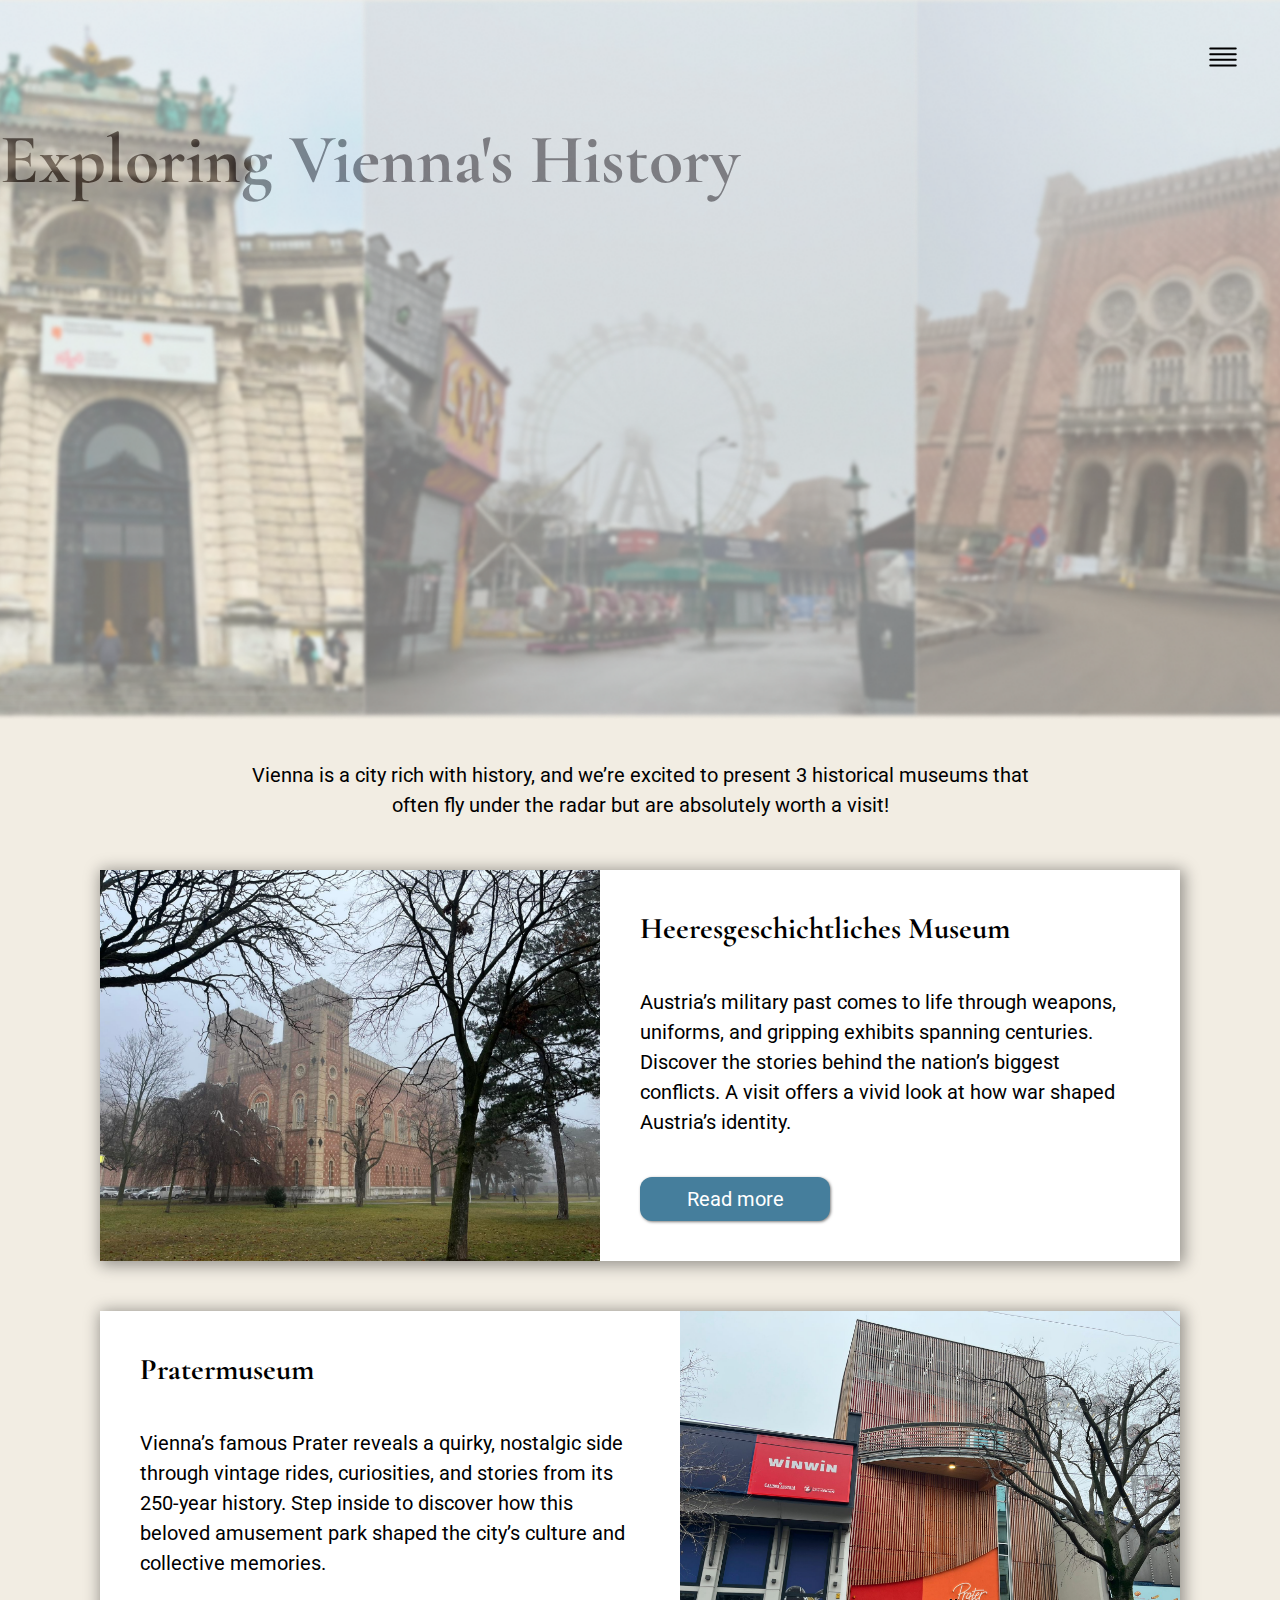
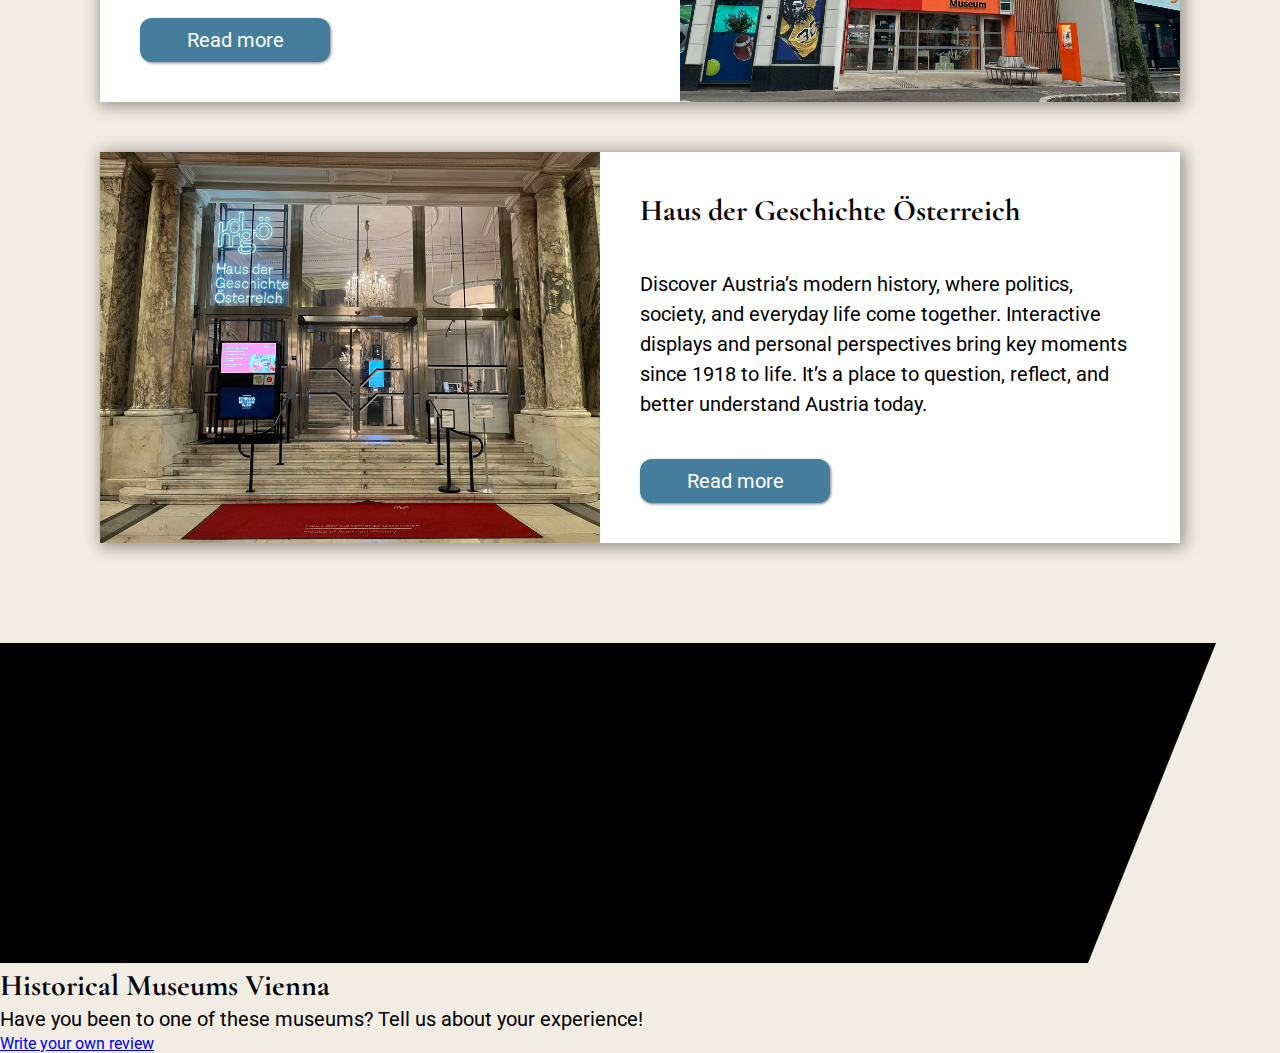
<file: index.html>
<!DOCTYPE html>
<html lang="en">
<head>
    <meta charset="UTF-8">
    <meta name="viewport" content="width=device-width, initial-scale=1.0">
    <title>Historical Museums Vienna</title>
    <link rel="preconnect" href="https://fonts.googleapis.com">
    <link rel="preconnect" href="https://fonts.gstatic.com" crossorigin>
    <link href="https://fonts.googleapis.com/css2?family=Cormorant+Garamond:ital,wght@0,300..700;1,300..700&family=Roboto:ital,wght@0,100..900;1,100..900&display=swap" rel="stylesheet">
    <link rel="icon" href="images/compass-transparent.png" type="image/x-icon">
    <link rel="stylesheet" href="stylesheet.css">
    <link rel="stylesheet" href="frontpage.css">
    <meta name="description" content="Discover unforgettable experiences in these hidden historical museums in Vienna.">
</head>

<body>

    <header class="hero">

        <img src="images/hero-frontpage.png" alt="background image" class="hero-img">

        <div class="header-menu">
                <svg id="menu-btn" class="menu-btn" xmlns="http://www.w3.org/2000/svg" width="34" height="34" viewBox="0 0 34 34" fill="none">
                    <path d="M29.75 14.1667H4.25" stroke="black" stroke-width="2" stroke-linecap="round" stroke-linejoin="round"/>
                    <path d="M29.75 8.5H4.25" stroke="black" stroke-width="2" stroke-linecap="round" stroke-linejoin="round"/>
                    <path d="M29.75 19.8333H4.25" stroke="black" stroke-width="2" stroke-linecap="round" stroke-linejoin="round"/>
                    <path d="M29.75 25.5H4.25" stroke="black" stroke-width="2" stroke-linecap="round" stroke-linejoin="round"/>
                </svg>
        </div>

        <div id="sidebar-menu" class="sidebar"> 
            <div id="close-btn" class="close-btn">
                <svg xmlns="http://www.w3.org/2000/svg" width="28" height="28" viewBox="0 0 28 28" fill="none">
                    <path d="M21 7L7 21" stroke="black" stroke-width="2" stroke-linecap="round" stroke-linejoin="round"/>
                    <path d="M7 7L21 21" stroke="black" stroke-width="2" stroke-linecap="round" stroke-linejoin="round"/>
                </svg>
            </div>
            <ul>
                <li><a href="index.html" class="sidebar-link active">Homepage</a></li>
                <li><a href="hgm.html" class="sidebar-link">Heeresgeschichtliches Museum</a></li>
                <li><a href="prater.html" class="sidebar-link">Pratermuseum</a></li>
                <li><a href="hdg.html" class="sidebar-link">Haus der Geschichte Österreich</a></li>
                <li><a href="reviews.html" class="sidebar-link">Reviews</a></li>
            </ul>
        </div>
        <script src="sidebar.js"></script>

        <div class="hero-headline">
            <h1>Exploring Vienna's History</h1>
        </div>

    </header>

    <main>

        <div class="intro">
            <p>Vienna is a city rich with history, and we’re excited to present 3 historical museums that often fly under the radar but are absolutely worth a visit!</p>
        </div>

        <div class="museum-container">
            <div class="card-img-container">
                <img src="images/hgm-baum.jpeg" alt="HGM teaser" class="card-img">
            </div>
            <div class="card-content-container">
                <h2>Heeresgeschichtliches Museum</h2>
                <p>
                    Austria’s military past comes to life through weapons, uniforms, and gripping exhibits spanning centuries. 
                    Discover the stories behind the nation’s biggest conflicts. 
                    A visit offers a vivid look at how war shaped Austria’s identity.
                </p>
                <a href="hgm.html" class="read-btn">Read more</a>
            </div>
        </div>

        <div class="museum-container-prater">
            <div class="card-content-container">
                <h2>Pratermuseum</h2>
                <p>
                    Vienna’s famous Prater reveals a quirky, nostalgic side through vintage rides, curiosities, and stories from its 250-year history. 
                    Step inside to discover how this beloved amusement park shaped the city’s culture and collective memories.
                </p>
                <a href="prater.html" class="read-btn">Read more</a>
            </div>
            <div class="card-img-container">
                <img src="images/prater-museum.jpeg" alt="Prater teaser" class="card-img">
            </div>
        </div>

        <div class="museum-container">
            <div class="card-img-container">
                <img src="images/hdg-eingang.jpeg" alt="HdG teaser" class="card-img">
            </div>
            <div class="card-content-container">
                <h2>Haus der Geschichte Österreich</h2>
                <p>
                    Discover Austria’s modern history, where politics, society, and everyday life come together. 
                    Interactive displays and personal perspectives bring key moments since 1918 to life. 
                    It’s a place to question, reflect, and better understand Austria today.
                </p>
                <a href="hdg.html" class="read-btn">Read more</a>
            </div>
        </div>
 
    </main>

    <footer class="footer">
        <div class="footer-left">
            <svg
                viewBox="0 0 400 100"
                preserveAspectRatio="none"
                aria-hidden="true"
            >
                <polygon points="0,0 380,0 340,100 0,100" />
            </svg> <!-- blue background polygon -->

            <h2>Historical Museums Vienna</h2>
        </div>

        <div class="footer-right">
            <p>Have you been to one of these museums? Tell us about your experience!</p>
            <a href="reviews.html" class="review-btn">Write your own review</a>
        </div>

</footer>

</body>
</html>
</file>
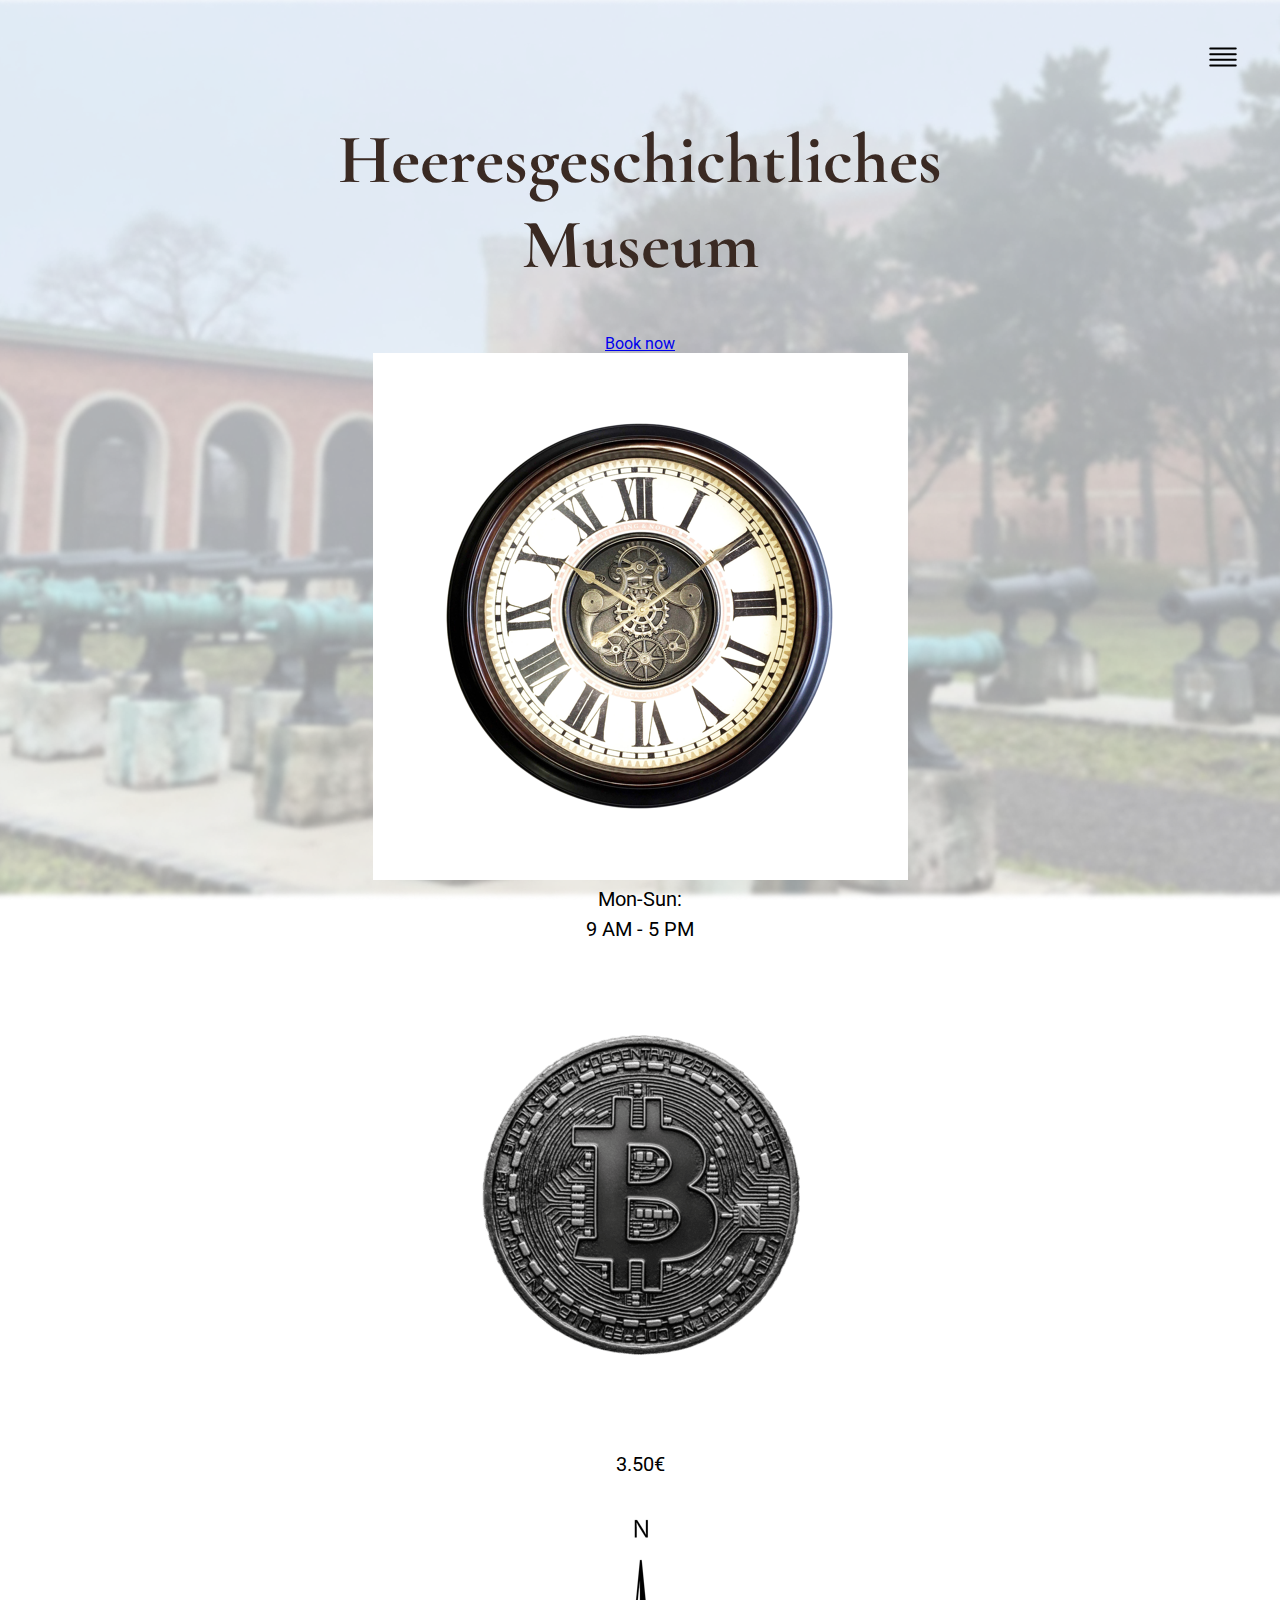
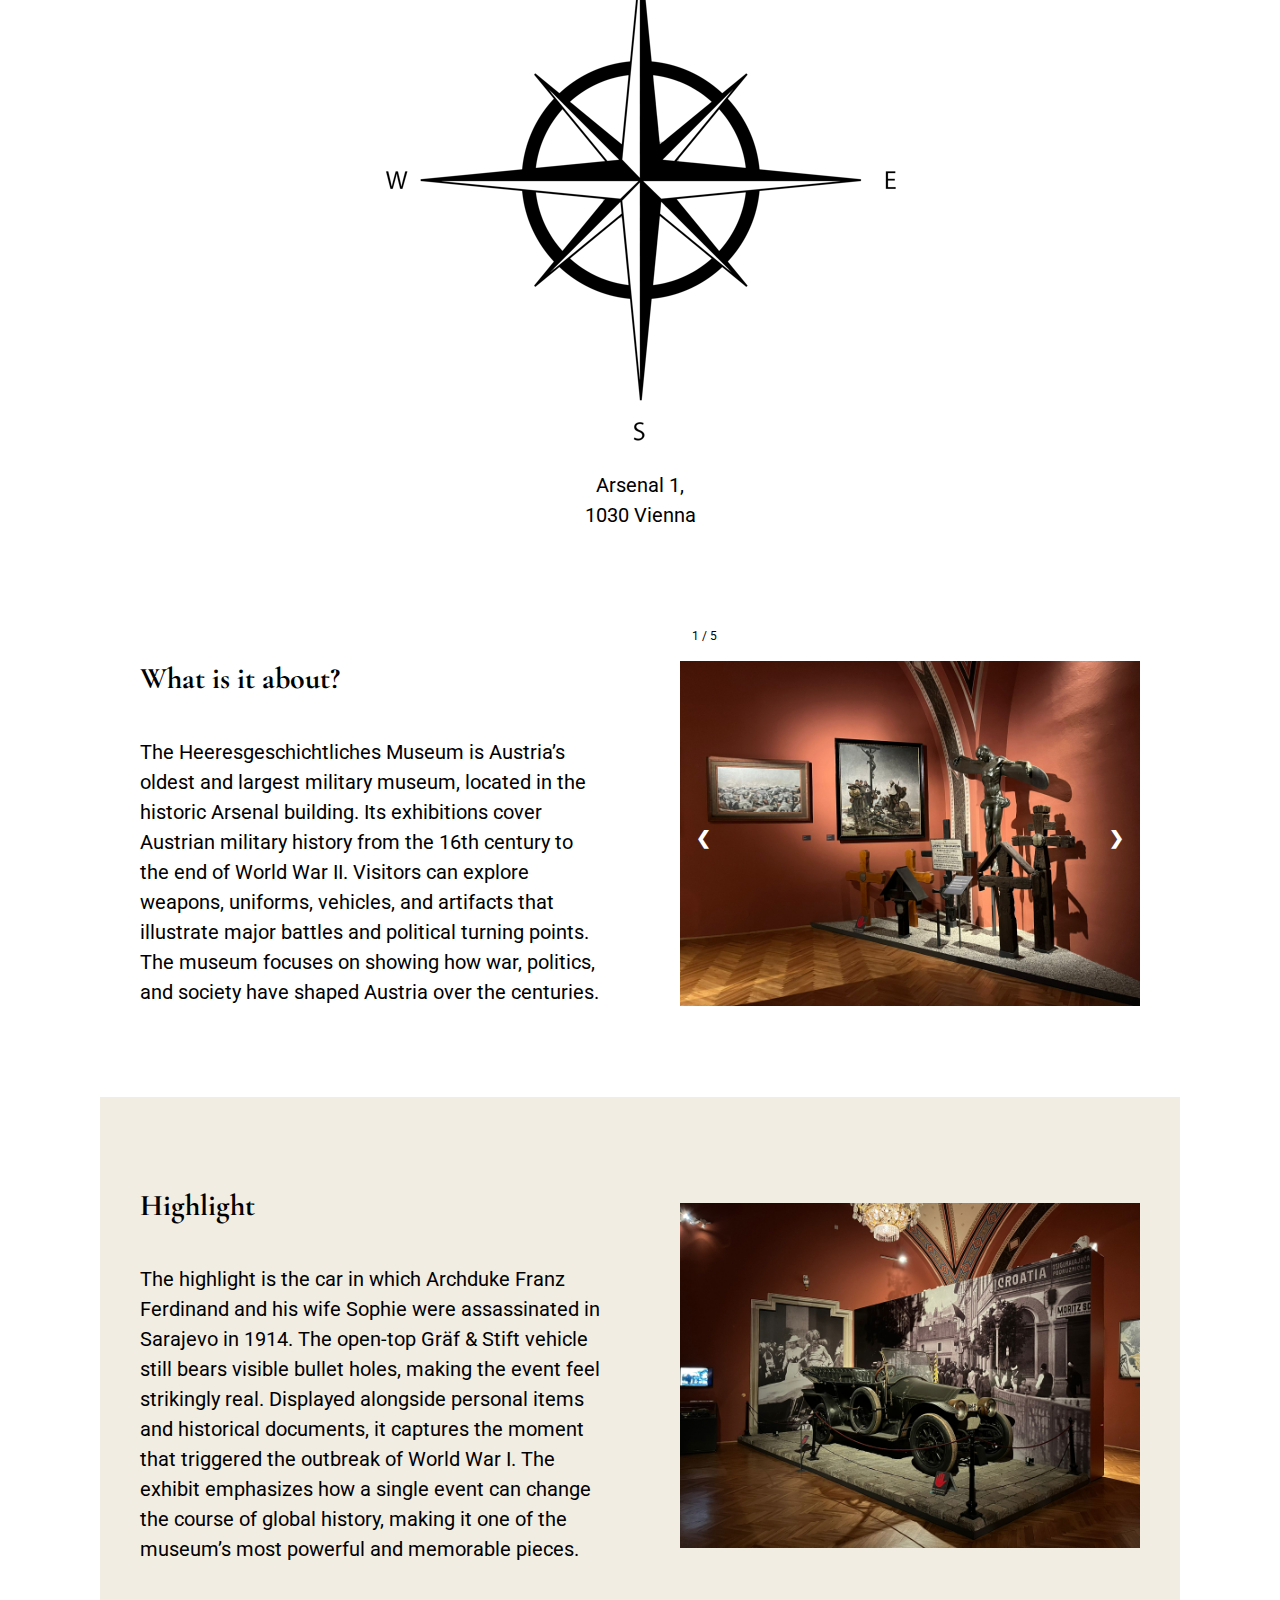
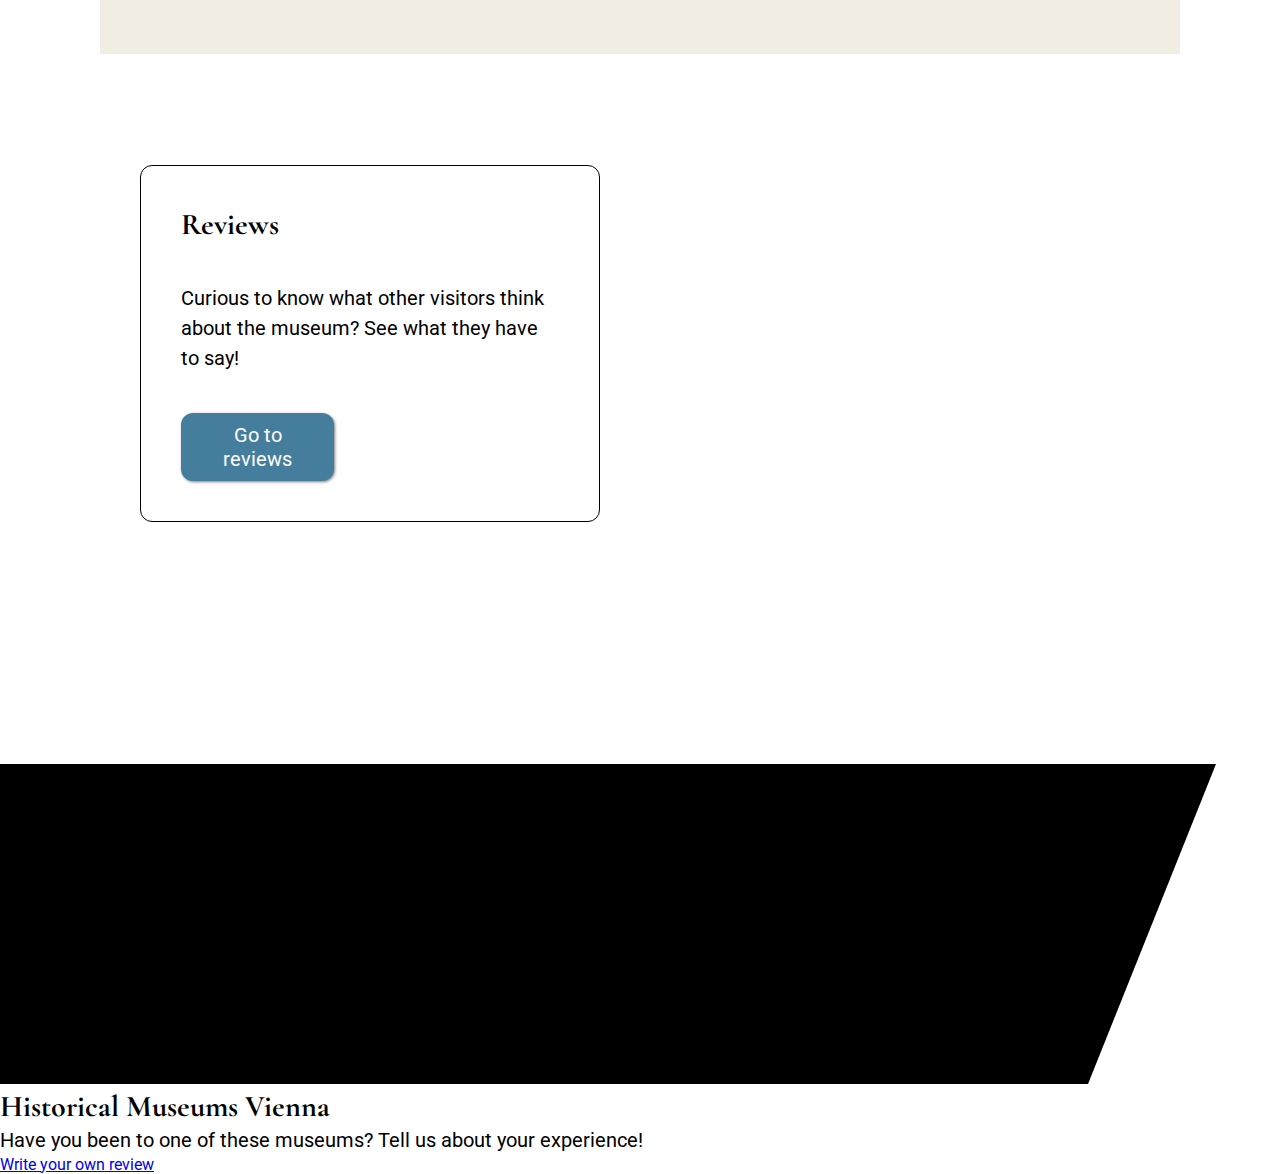
<file: hgm.html>
<!DOCTYPE html>
<html lang="en">
<head>
    <meta charset="UTF-8">
    <meta name="viewport" content="width=device-width, initial-scale=1.0">
    <title>Heeresgeschichtliches Museum</title>
    <link rel="preconnect" href="https://fonts.googleapis.com">
    <link rel="preconnect" href="https://fonts.gstatic.com" crossorigin>
    <link href="https://fonts.googleapis.com/css2?family=Cormorant+Garamond:ital,wght@0,300..700;1,300..700&family=Roboto:ital,wght@0,100..900;1,100..900&display=swap" rel="stylesheet">
    <link rel="icon" href="images/compass-transparent.png" type="image/x-icon">
    <link rel="stylesheet" href="stylesheet.css">
    <link rel="stylesheet" href="subpage.css">
    <meta name="description" content="Discover Austria’s military past at the Heeresgeschichtliches Museum in Vienna, where historic weapons, uniforms, and exhibitions bring centuries of European warfare to life.">
</head>

<body>
    <header class="hero-subpage">

        <img src="images/hgm-hero.png" alt="background image" class="hero-img">

        <div class="header-menu">
            <svg id="menu-btn" class="menu-btn" xmlns="http://www.w3.org/2000/svg" width="34" height="34" viewBox="0 0 34 34" fill="none">
                <path d="M29.75 14.1667H4.25" stroke="black" stroke-width="2" stroke-linecap="round" stroke-linejoin="round"/>
                <path d="M29.75 8.5H4.25" stroke="black" stroke-width="2" stroke-linecap="round" stroke-linejoin="round"/>
                <path d="M29.75 19.8333H4.25" stroke="black" stroke-width="2" stroke-linecap="round" stroke-linejoin="round"/>
                <path d="M29.75 25.5H4.25" stroke="black" stroke-width="2" stroke-linecap="round" stroke-linejoin="round"/>
            </svg>
        </div>

        <div id="sidebar-menu" class="sidebar"> 
            <div id="close-btn" class="close-btn">
                <svg xmlns="http://www.w3.org/2000/svg" width="28" height="28" viewBox="0 0 28 28" fill="none">
                    <path d="M21 7L7 21" stroke="black" stroke-width="2" stroke-linecap="round" stroke-linejoin="round"/>
                    <path d="M7 7L21 21" stroke="black" stroke-width="2" stroke-linecap="round" stroke-linejoin="round"/>
                </svg>
            </div>
            <ul>
                <li><a href="index.html" class="sidebar-link">Homepage</a></li>
                <li><a href="hgm.html" class="sidebar-link active">Heeresgeschichtliches Museum</a></li>
                <li><a href="prater.html" class="sidebar-link">Pratermuseum</a></li>
                <li><a href="hdg.html" class="sidebar-link">Haus der Geschichte Österreich</a></li>
                <li><a href="reviews.html" class="sidebar-link">Reviews</a></li>
            </ul>
        </div>
        <script src="sidebar.js"></script>

        <div class="hero-content">
            <div class="hero-content-inner">
                <div class="hero-headline-subpage">
                    <h1>Heeresgeschichtliches</br>Museum</h1>
                </div>
                <div class="booking-box">
                    <a href="error.html" class="book-btn">Book now</a>
                    <div class="booking-box-content">
                        <img src="images/clock-test.png" alt="Opening hours" class="icons">
                        <p>Mon-Sun:</br>9 AM - 5 PM</p>
                    </div>
                    <div class="booking-box-content">
                        <img src="images/coin.png" alt="Price" class="icons">
                        <p>3.50€</p>
                    </div>
                    <div class="booking-box-content">
                        <img src="images/compass-test.png" alt="Address" class="icons">
                        <p>Arsenal 1,</br>1030 Vienna</p>
                    </div>
                </div>
            </div>
        </div>

    </header>

    <main>

        <div class="museum-card">
            <div class="card-text-container">
                <h2>What is it about?</h2>
                <p>
                    The Heeresgeschichtliches Museum is Austria’s oldest and largest military museum, located in the historic Arsenal building. 
                    Its exhibitions cover Austrian military history from the 16th century to the end of World War II. 
                    Visitors can explore weapons, uniforms, vehicles, and artifacts that illustrate major battles and political turning points. The museum focuses on showing how war, politics, and society have shaped Austria over the centuries.
                </p>
            </div>

            <!-- Slideshow container -->
            <div class="slideshow-container">

                <!-- Full-width images with number and caption text -->
                <div class="mySlides fade">
                    <div class="numbertext">1 / 5</div>
                    <img src="images/hgm-kreuz.jpeg" style="width:100%">
                </div>

                <div class="mySlides fade">
                    <div class="numbertext">2 / 5</div>
                    <img src="images/hgm-bullet.jpeg" style="width:100%">
                </div>

                <div class="mySlides fade">
                    <div class="numbertext">3 / 5</div>
                    <img src="images/hgm-decke.jpeg" style="width:100%">
                </div>

                <div class="mySlides fade">
                    <div class="numbertext">4 / 5</div>
                    <img src="images/hgm-raum.jpeg" style="width:100%">
                </div>

                <div class="mySlides fade">
                    <div class="numbertext">5 / 5</div>
                    <img src="images/hgm-panzer.jpeg" style="width:100%">
                </div>

                <!-- Next and previous buttons -->
                <a class="prev" onclick="plusSlides(-1)">&#10094;</a>
                <a class="next" onclick="plusSlides(1)">&#10095;</a>
            </div>
        </div>
        <script src="slideshow.js"></script>

        <div class="highlight-background">
            <div class="highlight-card">
                <div class="card-text-container">
                    <h2>Highlight</h2>
                    <p>
                        The highlight is the car in which Archduke Franz Ferdinand and his wife Sophie were assassinated in Sarajevo in 1914. 
                        The open-top Gräf & Stift vehicle still bears visible bullet holes, making the event feel strikingly real. Displayed alongside personal items and historical documents, it captures the moment that triggered the outbreak of World War I. 
                        The exhibit emphasizes how a single event can change the course of global history, making it one of the museum’s most powerful and memorable pieces.
                    </p>
                </div>
                <div class="card-img-container">
                    <img src="images/hgm-wagen.jpeg" alt="Franz Ferdinand Car" class="card-img">
                </div>
            </div>
        </div>


        <div class="museum-card">
            <div class="reviews-container">
                <div class="reviews-container-inner">
                    <h2>Reviews</h2>
                    <p>Curious to know what other visitors think about the museum? See what they have to say!</p>
                    <a href="reviews.html" class="read-btn">Go to reviews</a>
                </div>
            </div>
            <div class="map-wrapper">
                <iframe src="https://www.google.com/maps/embed?pb=!1m18!1m12!1m3!1d2660.159652101275!2d16.38636077592058!3d48.18427534790958!2m3!1f0!2f0!3f0!3m2!1i1024!2i768!4f13.1!3m3!1m2!1s0x476da9defa142a25%3A0xb8fb06d7fed97425!2sHeeresgeschichtliches%20Museum!5e0!3m2!1sde!2sat!4v1765902537560!5m2!1sde!2sat" width="600" height="450" style="border:0;" allowfullscreen="" loading="lazy" referrerpolicy="no-referrer-when-downgrade"></iframe>
            </div>
        </div>
        
    </main>
    
    <footer class="footer">
        <div class="footer-left">
            <svg
                viewBox="0 0 400 100"
                preserveAspectRatio="none"
                aria-hidden="true"
            >
                <polygon points="0,0 380,0 340,100 0,100" />
            </svg> <!-- blue background polygon -->

            <h2>Historical Museums Vienna</h2>
        </div>

        <div class="footer-right">
            <p>Have you been to one of these museums? Tell us about your experience!</p>
            <a href="reviews.html" class="review-btn">Write your own review</a>
        </div>

    </footer>
</body>
</html>
</file>
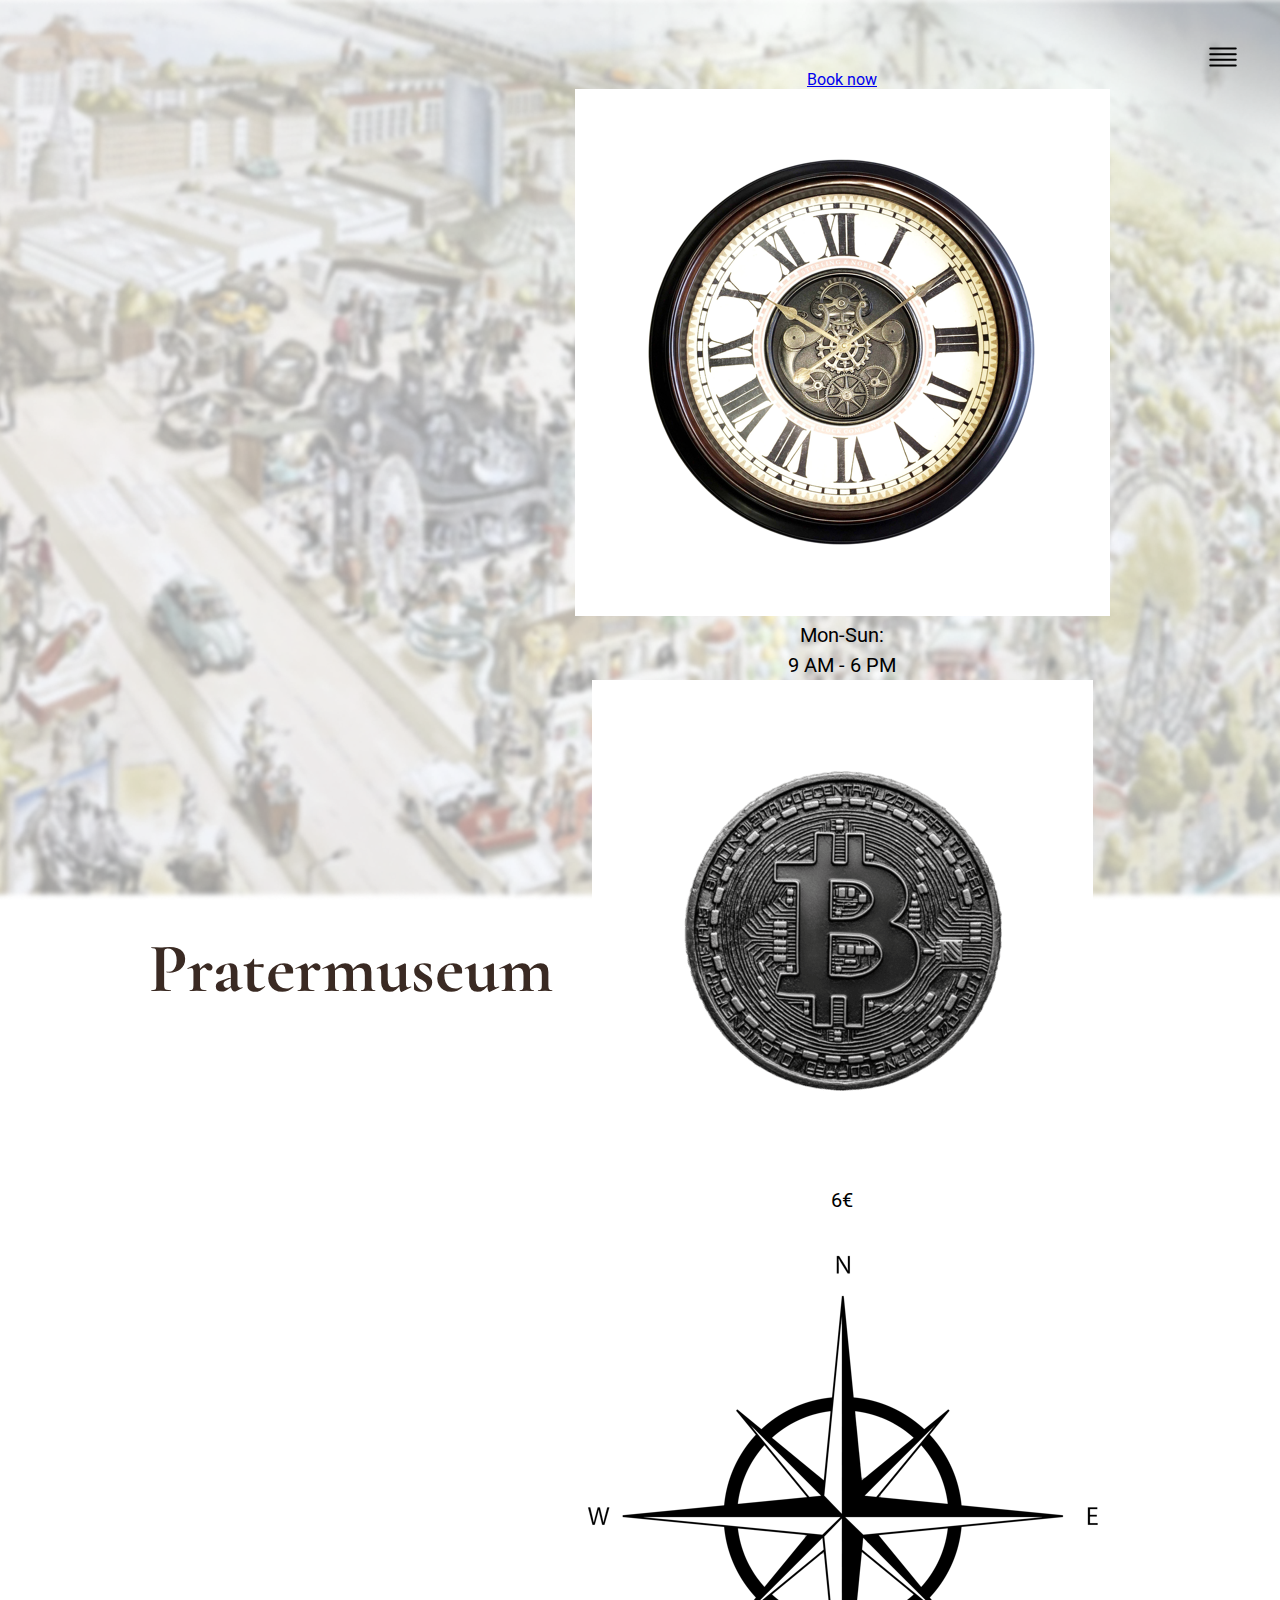
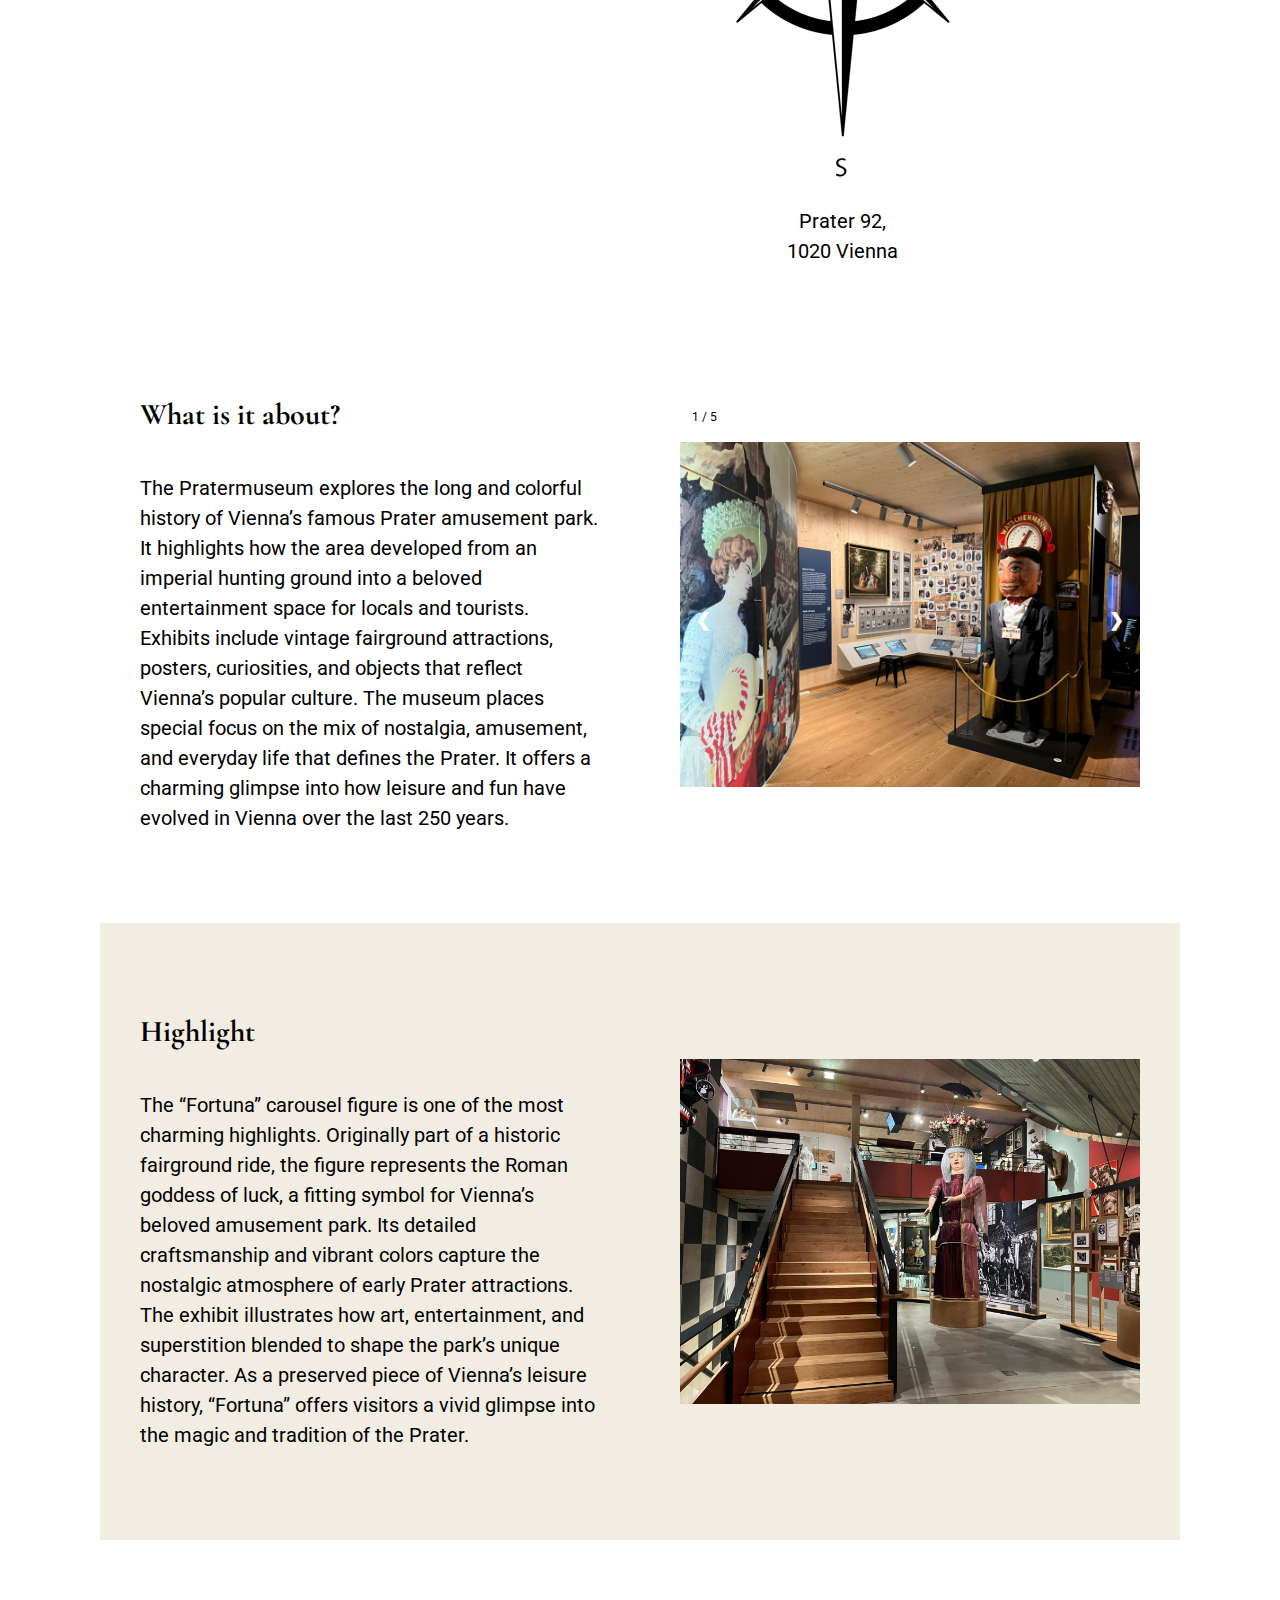
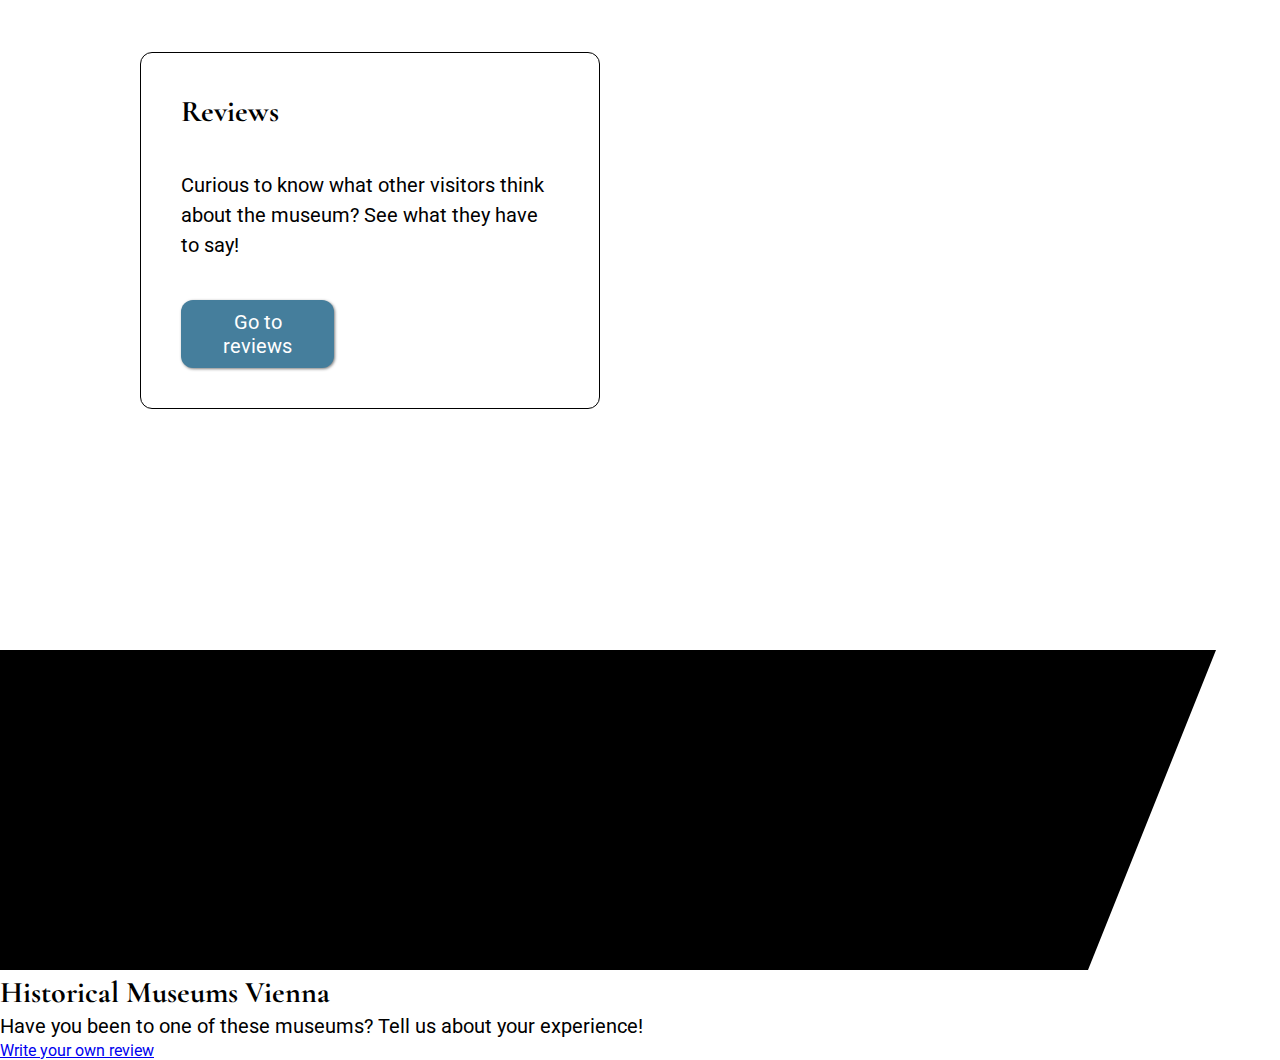
<file: prater.html>
<!DOCTYPE html>
<html lang="en">
<head>
    <meta charset="UTF-8">
    <meta name="viewport" content="width=device-width, initial-scale=1.0">
    <title>Pratermuseum</title>
    <link rel="preconnect" href="https://fonts.googleapis.com">
    <link rel="preconnect" href="https://fonts.gstatic.com" crossorigin>
    <link href="https://fonts.googleapis.com/css2?family=Cormorant+Garamond:ital,wght@0,300..700;1,300..700&family=Roboto:ital,wght@0,100..900;1,100..900&display=swap" rel="stylesheet">
    <link rel="icon" href="images/compass-transparent.png" type="image/x-icon">
    <link rel="stylesheet" href="stylesheet.css">
    <link rel="stylesheet" href="subpage.css">
    <meta name="description" content="Explore the cultural history of Vienna’s famous amusement park at the Pratermuseum, showcasing the evolution of the Prater, its attractions, and popular entertainment.">
</head>

<body>
    <header class="hero-subpage">

        <img src="images/prater-hero.png" alt="background image Prater" class="hero-img">

        <div class="header-menu">
            <svg id="menu-btn" class="menu-btn" xmlns="http://www.w3.org/2000/svg" width="34" height="34" viewBox="0 0 34 34" fill="none">
                <path d="M29.75 14.1667H4.25" stroke="black" stroke-width="2" stroke-linecap="round" stroke-linejoin="round"/>
                <path d="M29.75 8.5H4.25" stroke="black" stroke-width="2" stroke-linecap="round" stroke-linejoin="round"/>
                <path d="M29.75 19.8333H4.25" stroke="black" stroke-width="2" stroke-linecap="round" stroke-linejoin="round"/>
                <path d="M29.75 25.5H4.25" stroke="black" stroke-width="2" stroke-linecap="round" stroke-linejoin="round"/>
            </svg>
        </div>

        <div id="sidebar-menu" class="sidebar"> 
            <div id="close-btn" class="close-btn">
                <svg xmlns="http://www.w3.org/2000/svg" width="28" height="28" viewBox="0 0 28 28" fill="none">
                    <path d="M21 7L7 21" stroke="black" stroke-width="2" stroke-linecap="round" stroke-linejoin="round"/>
                    <path d="M7 7L21 21" stroke="black" stroke-width="2" stroke-linecap="round" stroke-linejoin="round"/>
                </svg>
            </div>
            <ul>
                <li><a href="index.html" class="sidebar-link">Homepage</a></li>
                <li><a href="hgm.html" class="sidebar-link">Heeresgeschichtliches Museum</a></li>
                <li><a href="prater.html" class="sidebar-link active">Pratermuseum</a></li>
                <li><a href="hdg.html" class="sidebar-link">Haus der Geschichte Österreich</a></li>
                <li><a href="reviews.html" class="sidebar-link">Reviews</a></li>
            </ul>
        </div>
        <script src="sidebar.js"></script>

        <div class="hero-content">
            <div class="hero-headline-subpage">
                <h1>Pratermuseum</h1>
            </div>
            <div class="booking-box">
                <a href="error.html" class="book-btn">Book now</a>
                <div class="booking-box-content">
                    <img src="images/clock-test.png" alt="Opening hours" class="icons">
                    <p>Mon-Sun:</br>9 AM - 6 PM</p>
                </div>
                <div class="booking-box-content">
                    <img src="images/coin.png" alt="Price" class="icons">
                    <p>6€</p>
                </div>
                <div class="booking-box-content">
                    <img src="images/compass-test.png" alt="Address" class="icons">
                    <p>Prater 92,</br>1020 Vienna</p>
                </div>
            </div>
        </div>

    </header>

    <main>

        <div class="museum-card">
            <div class="card-text-container">
                <h2>What is it about?</h2>
                <p>
                    The Pratermuseum explores the long and colorful history of Vienna’s famous Prater amusement park. 
                    It highlights how the area developed from an imperial hunting ground into a beloved entertainment space for locals and tourists. 
                    Exhibits include vintage fairground attractions, posters, curiosities, and objects that reflect Vienna’s popular culture. 
                    The museum places special focus on the mix of nostalgia, amusement, and everyday life that defines the Prater. 
                    It offers a charming glimpse into how leisure and fun have evolved in Vienna over the last 250 years.
                </p>
            </div>

            <!-- Slideshow container -->
            <div class="slideshow-container">

                <!-- Full-width images with number and caption text -->
                <div class="mySlides fade">
                    <div class="numbertext">1 / 5</div>
                    <img src="images/prater-watschenmann.jpeg" style="width:100%">
                </div>

                <div class="mySlides fade">
                    <div class="numbertext">2 / 5</div>
                    <img src="images/prater-heirat.jpeg" style="width:100%">
                </div>

                <div class="mySlides fade">
                    <div class="numbertext">3 / 5</div>
                    <img src="images/prater-wand.jpeg" style="width:100%">
                </div>

                <div class="mySlides fade">
                    <div class="numbertext">4 / 5</div>
                    <img src="images/prater-booth.jpeg" style="width:100%">
                </div>

                <div class="mySlides fade">
                    <div class="numbertext">5 / 5</div>
                    <img src="images/prater-eingang-unten.jpeg" style="width:100%">
                </div>

                <!-- Next and previous buttons -->
                <a class="prev" onclick="plusSlides(-1)">&#10094;</a>
                <a class="next" onclick="plusSlides(1)">&#10095;</a>
            </div>
        </div>
        <script src="slideshow.js"></script>

        <div class="highlight-background">
            <div class="highlight-card">
                <div class="card-text-container">
                    <h2>Highlight</h2>
                    <p>
                        The “Fortuna” carousel figure is one of the most charming highlights. 
                        Originally part of a historic fairground ride, the figure represents the Roman goddess of luck, a fitting symbol for Vienna’s beloved amusement park. 
                        Its detailed craftsmanship and vibrant colors capture the nostalgic atmosphere of early Prater attractions. 
                        The exhibit illustrates how art, entertainment, and superstition blended to shape the park’s unique character. 
                        As a preserved piece of Vienna’s leisure history, “Fortuna” offers visitors a vivid glimpse into the magic and tradition of the Prater.
                    </p>
                </div>
                <div class="card-img-container">
                    <img src="images/prater-statue.jpeg" alt="Fortuna Statue" class="card-img">
                </div>
            </div>
        </div>


        <div class="museum-card">
            <div class="reviews-container">
                <div class="reviews-container-inner">
                    <h2>Reviews</h2>
                    <p>Curious to know what other visitors think about the museum? See what they have to say!</p>
                    <a href="reviews.html" class="read-btn">Go to reviews</a>
                </div>
            </div>
            <div class="map-wrapper">
                <iframe src="https://www.google.com/maps/embed?pb=!1m18!1m12!1m3!1d5316.923839351988!2d16.394380175922574!3d48.21697934563074!2m3!1f0!2f0!3f0!3m2!1i1024!2i768!4f13.1!3m3!1m2!1s0x476d070f90a7dadd%3A0xe5a2bb0278e57509!2sWien%20Museum%20Pratermuseum!5e0!3m2!1sde!2sat!4v1765914904263!5m2!1sde!2sat" width="600" height="450" style="border:0;" allowfullscreen="" loading="lazy" referrerpolicy="no-referrer-when-downgrade"></iframe>            </div>
            </div>
        </div>
        
    </main>
    
    <footer class="footer">
        <div class="footer-left">
            <svg
                viewBox="0 0 400 100"
                preserveAspectRatio="none"
                aria-hidden="true"
            >
                <polygon points="0,0 380,0 340,100 0,100" />
            </svg> <!-- blue background polygon -->

            <h2>Historical Museums Vienna</h2>
        </div>

        <div class="footer-right">
            <p>Have you been to one of these museums? Tell us about your experience!</p>
            <a href="reviews.html" class="review-btn">Write your own review</a>
        </div>

    </footer>
</body>
</html>
</file>
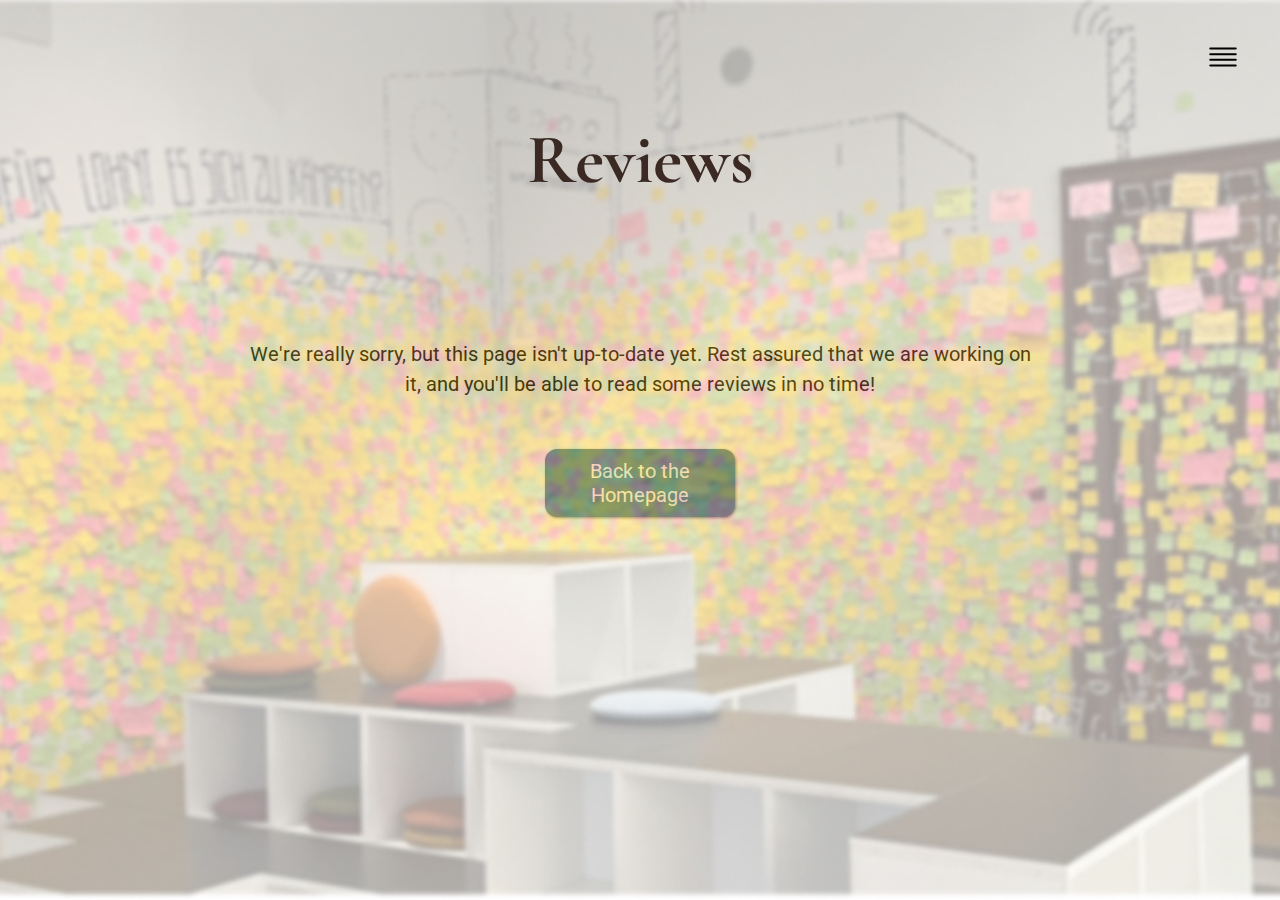
<file: reviews.html>
<!DOCTYPE html>
<html lang="en">
<head>
    <meta charset="UTF-8">
    <meta name="viewport" content="width=device-width, initial-scale=1.0">
    <title>Reviews</title>
    <link rel="preconnect" href="https://fonts.googleapis.com">
    <link rel="preconnect" href="https://fonts.gstatic.com" crossorigin>
    <link href="https://fonts.googleapis.com/css2?family=Cormorant+Garamond:ital,wght@0,300..700;1,300..700&family=Roboto:ital,wght@0,100..900;1,100..900&display=swap" rel="stylesheet">
    <link rel="icon" href="images/compass-transparent.png" type="image/x-icon">
    <link rel="stylesheet" href="stylesheet.css">
    <link rel="stylesheet" href="subpage.css">
    <meta name="description" content="Read through all reviews to be confident that a visit will be worth your while.">
</head>

<body>
    <header class="hero-subpage">

        <img src="images/review-hero.png" alt="background image reviews" class="hero-img">

        <div class="header-menu">
            <svg id="menu-btn" class="menu-btn" xmlns="http://www.w3.org/2000/svg" width="34" height="34" 
            viewBox="0 0 34 34" fill="none">
                <path d="M29.75 14.1667H4.25" stroke="black" stroke-width="2" stroke-linecap="round" stroke-linejoin="round"/>
                <path d="M29.75 8.5H4.25" stroke="black" stroke-width="2" stroke-linecap="round" stroke-linejoin="round"/>
                <path d="M29.75 19.8333H4.25" stroke="black" stroke-width="2" stroke-linecap="round" stroke-linejoin="round"/>
                <path d="M29.75 25.5H4.25" stroke="black" stroke-width="2" stroke-linecap="round" stroke-linejoin="round"/>
            </svg>
        </div>

        <div id="sidebar-menu" class="sidebar"> 
            <div id="close-btn" class="close-btn">
                <svg xmlns="http://www.w3.org/2000/svg" width="28" height="28" viewBox="0 0 28 28" fill="none">
                    <path d="M21 7L7 21" stroke="black" stroke-width="2" stroke-linecap="round" stroke-linejoin="round"/>
                    <path d="M7 7L21 21" stroke="black" stroke-width="2" stroke-linecap="round" stroke-linejoin="round"/>
                </svg>
            </div>
            <ul>
                <li><a href="index.html" class="sidebar-link">Homepage</a></li>
                <li><a href="hgm.html" class="sidebar-link">Heeresgeschichtliches Museum</a></li>
                <li><a href="prater.html" class="sidebar-link">Pratermuseum</a></li>
                <li><a href="hdg.html" class="sidebar-link">Haus der Geschichte Österreich</a></li>
                <li><a href="reviews.html" class="sidebar-link active">Reviews</a></li>
            </ul>
        </div>
        <script src="sidebar.js"></script>

        <div class="hero-content">
            <div class="hero-content-inner">
                <div class="hero-headline-subpage">
                    <h1>Reviews</h1>
                </div>
            </div>
        </div>

    </header>

    <main>
        <div class="intro">
            <p>We're really sorry, but this page isn't up-to-date yet. Rest assured that we are working on it, and you'll be able to read some reviews in no time!</p>
        </div>
        <a href="index.html" class="read-btn">Back to the Homepage</a>
    </main>
    
   
</body>
</html>
</file>
<file: stylesheet.css>
html, body {
    margin: 0;
    font-family: "Roboto", sans-serif;
    max-width: 100%;
    background-color: #F2EDE3;
}

main {
    display: flex;
    flex-direction: column;
    align-items: center;
    justify-content: center;
    margin: 100px;
    margin-top: 40px;
    gap: 40px;

}

p {
    font-size: 20px;
    line-height: 1.5;
    margin: 0;
}

h1 {
    font-family: "Cormorant Garamond", serif;
    font-size: 70px;
    color: #3A2A23;
}

h2 {
    font-family: "Cormorant Garamond", serif;
    font-size: 30px;
    color: black;
    margin: 0;
}

.intro{
    text-align: center;
}

.museum-container{
    width: 100%;
    max-width: 1200px;
    display: flex;
    flex-direction: row;
    background-color: white;
    align-items: stretch;
    box-shadow: 2px 2px 15px 2px rgba(0,0,0,0.4);
}

.card-img-container{
    flex: 1;
    min-width: 0;
    overflow: hidden;
}

.card-img{
    width: 100%;
    height: 100%;
    object-fit: cover;
    display: block;
}

.card-content-container{
    padding: 40px;
    max-height: 100%;
    display: flex;
    flex-direction: column;
    flex: 1;
    gap: 40px;
    justify-content: center;
    cursor: pointer;
}

.read-btn{
    background-color: #457E9C;
    color: white;
    font-size: 20px;
    border: none;
    padding: 10px;
    width: 30%;
    border-radius: 12px;
    box-shadow: 2px 2px 15px 2px rgba(0,0,0,0.4);
    cursor: pointer;
}

.hero {
    position: relative;   /* enables stacking elements */
    width: 100%;
    height: 80vh;
    overflow: hidden;
}

.hero-content {
    position: relative;   /* keeps it above background image */
    z-index: 2;
    height: 100%;

    display: flex;
    align-items: center;
    justify-content: center;

    text-align: center;
}

.hero-img {
    position: absolute;
    inset: 0;
    width: 100%;
    height: 100%;
    object-fit: cover; 
    object-position: top;
    z-index: 1;
}

.header-menu {
    width: 100%;
    height: 70px; 
    display: flex;
    align-items: center;
    justify-content: right;
}

.header-menu .text-wrapper {
    font-weight: 700;
    font-size: 48px; 
    color: black;
}

.menu-btn {
    position: fixed;
    top: 40px;
    right: 40px;
    width: 34px; 
    height: 34px;
    cursor: pointer;
    z-index: 3;
}

.sidebar {
    position: fixed;
    top: 0;
    right: -100%; 
    width: 70%;
    max-width: 400px;
    height: 100%;
    background-color: white;
    box-shadow: -2px 0 8px rgba(0, 0, 0, 0.2);
    color: black;
    padding: 60px 20px 40px 20px;
    z-index: 1000;
    overflow-y: auto;
}

.sidebar ul {
    list-style-type: none;
    padding: 0;
    margin: 0;
}

.sidebar li {
    margin: 20px 0;
}

.sidebar a,
.sidebar-link {
    text-decoration: none;
    font-size: 20px;
    color: black;
    display: block;
    padding: 20px 0;
    border-bottom: 1px solid black;
    width: 100%;
}

.sidebar a.active,
.sidebar-link.active {
    color: #457E9C;
}

.sidebar.active {
    right: 0;
}

.close-btn {
    position: absolute;
    top: 40px;
    right: 40px;
    cursor: pointer;
}

.close-btn svg {
    width: 34px;
    height: 34px;
}
</file>
<file: frontpage.css>
html, body {
    margin: 0;
    font-family: "Roboto", sans-serif;
    max-width: 100%;
    background-color: #F2EDE3;
}

main {
    display: flex;
    flex-direction: column;
    align-items: center;
    justify-content: center;
    margin: 100px;
    margin-top: 40px;
    gap: 50px;
}

.intro{
    text-align: center;
    max-width: 800px;
}

.museum-container{
    width: 100%;
    max-width: 1200px;
    display: flex;
    flex-direction: row;
    background-color: white;
    align-items: stretch;
    box-shadow: 2px 2px 15px 2px rgba(0,0,0,0.4);
}

.museum-container-prater{
    width: 100%;
    max-width: 1200px;
    display: flex;
    flex-direction: row;
    background-color: white;
    align-items: stretch;
    box-shadow: 2px 2px 15px 2px rgba(0,0,0,0.4);
}

.card-img-container{
    flex: 1;
    min-width: 0;
    overflow: hidden;
}

.card-img{
    width: 100%;
    height: 100%;
    object-fit: cover;
    display: block;
}

.card-content-container{
    padding: 40px;
    max-height: 100%;
    display: flex;
    flex-direction: column;
    flex: 1;
    gap: 40px;
    justify-content: center;
}

.read-btn{
    background-color: #457E9C;
    color: white;
    text-decoration: none;
    text-align: center;
    font-size: 20px;
    border: none;
    padding: 10px 20px;
    max-width: 150px;
    border-radius: 12px;
    cursor: pointer;
    box-shadow: 1px 1px 3px 0px rgba(0,0,0,0.51);
}


@media (max-width: 900px) {

    /* Stack card instead of side-by-side */
    .museum-container {
        flex-direction: column;
    }

    .museum-container-prater {
        flex-direction: column;
    }

    /* Change the order of the elements in prater card, to have consistent design in mobile version */
    .museum-container-prater .card-content-container {
        order: 0;
    }

    .museum-container-prater .card-img-container {
        order: -1;
    }

    /* Reduce spacing so it doesn’t feel huge on mobile */
    main {
        margin: 40px 20px;
    }

    .card-content-container {
        padding: 20px;
        gap: 20px;
    }

    .read-btn {
        font-size: 14px;
        padding: 8px 12px;
        max-width: 100px;
    }

}
</file>
<file: subpage.css>
html, body {
  margin: 0;
  font-family: "Roboto", sans-serif;
  max-width: 100%;
  background-color: white;
  overflow-x: hidden;
}

main {
  max-width: 100%;
  display: flex;
  flex-direction: column;
  gap: 50px;
  padding-top: 50px;
  padding-bottom: 80px;
  align-items: center;
}

/* MUSEUMS */

.museum-card {
  display: flex;
  flex-direction: row;
  width: 100%;
  max-width: 1280px;
  margin: 0 auto;           /* centers the card */
  background-color: white;
  box-sizing: border-box;    /* include padding inside width */
  justify-content: space-between; /* spreads children evenly */
  align-items: center;
}

.highlight-card {
  display: flex;
  max-width: 1280px;
  background-color: #F2EDE3;
  justify-content: space-between;
  margin: auto;
}

.highlight-background {
  background-color: #F2EDE3;
  display: flex;
  width: 100%;
  padding-top: 50px;
  padding-bottom: 50px;
}

.card-text-container,
.card-img-container {
  flex: 1 1 0;     /* forces equal width */
  min-width: 300px;   /* prevents overflow issues */
  box-sizing: border-box;
  padding: 40px;
}

.card-text-container{
  padding: 40px;
  max-height: 100%;
  display: flex;
  flex-direction: column;
  flex: 1 1 0;
  gap: 40px;
  justify-content: center;
  min-width: 0;
}

.card-img-container {
  margin: auto;
}

.card-img {
  width: 100%;
  height: 100%;
  object-fit: cover;
  display: block;
}

.read-btn{
  background-color: #457E9C;
  color: white;
  text-decoration: none;
  text-align: center;
  font-size: 20px;
  border: none;
  padding: 10px 20px;
  max-width: 150px;
  border-radius: 12px;
  cursor: pointer;
  box-shadow: 1px 1px 3px 0px rgba(0,0,0,0.51);
}

.reviews-container {
  flex: 1 1 0;
  min-width: 0;
  padding: 40px;
  justify-content: center;
}
.reviews-container-inner{
  padding: 40px;
  max-height: 100%;
  display: flex;
  flex-direction: column;
  flex: 1;
  gap: 40px;
  border: solid 1px black;
  border-radius: 12px;
}

.map-wrapper {
  flex: 1 1 0;
  height: 400px;
  min-width: 0;
  padding: 40px;
}

.map-wrapper iframe {
  width: 100%;
  height: 100%;
  border: 0;
}


/* Slideshow */

.slideshow-container {
  flex: 1 1 0;     /* forces equal width */
  min-width: 0;   /* prevents overflow issues */
  position: relative;
  margin: auto;
  max-height: 350px;
  overflow: hidden;
  padding: 40px;
}

/* Hide the images by default */
.mySlides {
  display: none;
}

.mySlides img {
  width: 100%;
  height: 100%;
  object-fit: cover;  /* fills container, crops if needed */
  display: block;
}


/* Next & previous buttons */
.prev, .next {
  cursor: pointer;
  position: absolute;
  top: 50%;
  width: auto;
  margin-top: -22px;
  padding: 16px;
  color: white;
  font-weight: bold;
  font-size: 18px;
  transition: 0.6s ease;
  border-radius: 0 3px 3px 0;
  user-select: none;
}

/* Position the "next button" to the right */
.next {
  right: 40px;
  border-radius: 3px 0 0 3px;
}

/* On hover, add a black background color with a little bit see-through */
.prev:hover, .next:hover {
  background-color: rgba(0,0,0,0.8);
}

/* Number text (1/3 etc) */
.numbertext {
  color: black;
  font-size: 12px;
  padding: 8px 12px;
  position: absolute;
  top: 0;
}

/* Fading animation */
.fade {
  animation-name: fade;
  animation-duration: 1.5s;
}

@keyframes fade {
  from {opacity: .4}
  to {opacity: 1}
}



/* REVIEWS */

.intro {
  text-align: center;
  max-width: 800px;
  justify-content: center;
}

@media (max-width: 900px) {
  
  .museum-card,
  .highlight-card {
    flex-direction: column;
    align-items: stretch;   
    padding: 0 20px;       
    gap: 20px;
  }

  .card-text-container,
  .card-img-container {
    padding: 0;            /* remove extra padding to fit screen */
    width: 100%;
    margin: 0;
  }
  .slideshow-container {
    flex: 1 1 auto;          
    width: 100%;
    max-height: 300px;       
    padding: 0px;         
  }

  .mySlides img {
    height: 100%;
    object-fit: cover;       /* still crops nicely */
  }

  /* Adjust prev/next buttons for mobile */
  .prev, .next {
    top: 45%;
    padding: 12px;
    font-size: 16px;
  }

  .next {
    right: 0;
  }

  .numbertext {
    font-size: 10px;
    padding: 4px 8px;
  }

  .map-wrapper {
    flex: 1 1 auto;
    width: 100%;
    height: 300px;     /* smaller for mobile */
    padding: 0 20px;   /* reduced padding */
    margin-bottom: 20px;
  }

  .map-wrapper iframe {
    width: 100%;
    height: 100%;
  }


  .read-btn {
    font-size: 12px;
    padding: 8px 12px;
  }
}
</file>
